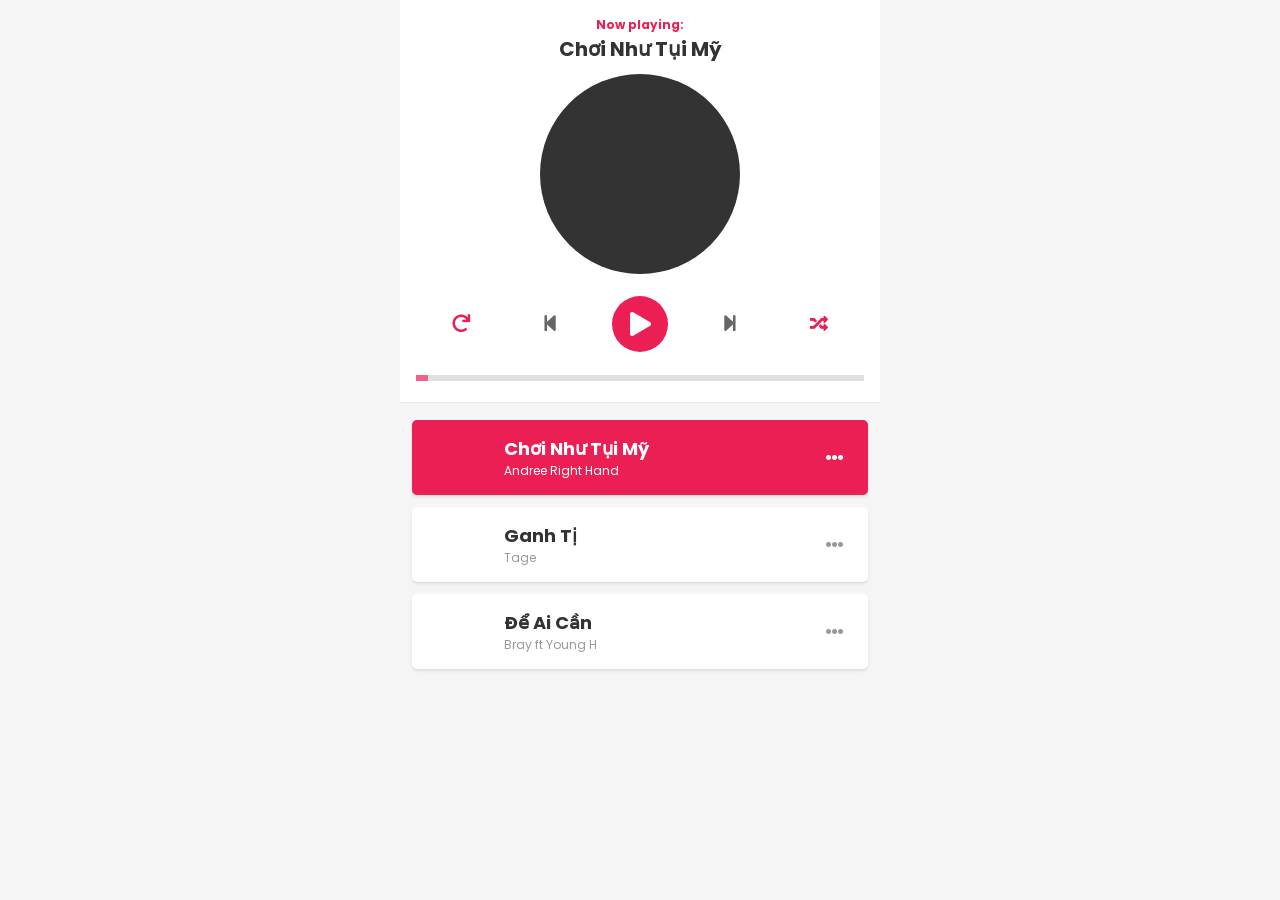
<file: Music-streaming-website/index.html>
<!DOCTYPE html>
<html lang="en">
    <head>
        <meta charset="UTF-8" />
        <meta http-equiv="X-UA-Compatible" content="IE=edge" />

        <!-- Tab UI -->
        <!-- <meta name="viewport" content="width=device-width, initial-scale=1.0" />
        <title>Document</title>
        <link rel="preconnect" href="https://fonts.gstatic.com" />
        <link
            rel="stylesheet"
            href="https://cdnjs.cloudflare.com/ajax/libs/font-awesome/5.15.2/css/all.min.css"
            integrity="sha512-HK5fgLBL+xu6dm/Ii3z4xhlSUyZgTT9tuc/hSrtw6uzJOvgRr2a9jyxxT1ely+B+xFAmJKVSTbpM/CuL7qxO8w=="
            crossorigin="anonymous"
        />
        <link
            href="https://fonts.googleapis.com/css2?family=Poppins:wght@300;400;500;600&display=swap"
            rel="stylesheet"
        /> -->
        <!-- Tab UI -->

        <meta name="viewport" content="width=device-width, initial-scale=1.0" />
        <title>Music player</title>
        <link
            rel="stylesheet"
            href="https://cdnjs.cloudflare.com/ajax/libs/font-awesome/5.15.2/css/all.min.css"
            integrity="sha512-HK5fgLBL+xu6dm/Ii3z4xhlSUyZgTT9tuc/hSrtw6uzJOvgRr2a9jyxxT1ely+B+xFAmJKVSTbpM/CuL7qxO8w=="
            crossorigin="anonymous"
        />
        <link rel="preconnect" href="https://fonts.gstatic.com" />
        <link
            href="https://fonts.googleapis.com/css2?family=Poppins:wght@300;400;600&display=swap"
            rel="stylesheet"
        />

        <link rel="stylesheet" type="text/css" href="style.css" />
    </head>
    <body>
        <div class="player">
            <!-- Dashboard -->
            <div class="dashboard">
                <!-- Header -->
                <header>
                    <h4>Now playing:</h4>
                    <h2>String 57th & 9th</h2>
                </header>

                <!-- CD -->
                <div class="cd">
                    <div
                        class="cd-thumb"
                        style="
                            background-image: url('https://i.ytimg.com/vi/jTLhQf5KJSc/maxresdefault.jpg');
                        "
                    ></div>
                </div>

                <!-- Control -->
                <div class="control">
                    <div class="btn btn-repeat">
                        <i class="fas fa-redo"></i>
                    </div>
                    <div class="btn btn-prev">
                        <i class="fas fa-step-backward"></i>
                    </div>
                    <div class="btn btn-toggle-play">
                        <i class="fas fa-pause icon-pause"></i>
                        <i class="fas fa-play icon-play"></i>
                    </div>
                    <div class="btn btn-next">
                        <i class="fas fa-step-forward"></i>
                    </div>
                    <div class="btn btn-random">
                        <i class="fas fa-random"></i>
                    </div>
                </div>

                <input
                    id="progress"
                    class="progress"
                    type="range"
                    value="0"
                    step="1"
                    min="0"
                    max="100"
                />

                <audio id="audio" src=""></audio>
            </div>

            <!-- Playlist -->
            <div class="playlist"></div>
        </div>

        <!-- Tab UI -->
        <!-- <div> -->
        <!-- Tab UI -->
        <!-- Tab items -->
        <!-- <div class="tabs">
                <div class="tab-item active">
                    <i class="tab-icon fas fa-code"></i>
                    React
                </div>
                <div class="tab-item">
                    <i class="tab-icon fas fa-cog"></i>
                    Angular
                </div>
                <div class="tab-item">
                    <i class="tab-icon fas fa-plus-circle"></i>
                    Ember
                </div>
                <div class="tab-item">
                    <i class="tab-icon fas fa-pen-nib"></i>
                    Vue.JS
                </div>
                <div class="line"></div>
            </div> -->

        <!-- Tab content -->
        <!-- <div class="tab-content">
                <div class="tab-pane active">
                    <h2>React</h2>
                    <p>
                        React makes it painless to create interactive UIs.
                        Design simple views for each state in your application,
                        and React will efficiently update and render just the
                        right components when your data changes.
                    </p>
                </div>
                <div class="tab-pane">
                    <h2>Angular</h2>
                    <p>
                        Angular is an application design framework and
                        development platform for creating efficient and
                        sophisticated single-page apps.
                    </p>
                </div>
                <div class="tab-pane">
                    <h2>Ember</h2>
                    <p>
                        Ember.js is a productive, battle-tested JavaScript
                        framework for building modern web applications. It
                        includes everything you need to build rich UIs that work
                        on any device.
                    </p>
                </div>
                <div class="tab-pane">
                    <h2>Vue.js</h2>
                    <p>
                        Vue (pronounced /vjuː/, like view) is a progressive
                        framework for building user interfaces. Unlike other
                        monolithic frameworks, Vue is designed from the ground
                        up to be incrementally adoptable.
                    </p>
                </div>
            </div> -->
        <!-- </div> -->
        <!-- Tab UI -->
        <script src="./main.js"></script>
    </body>
</html>
</file>
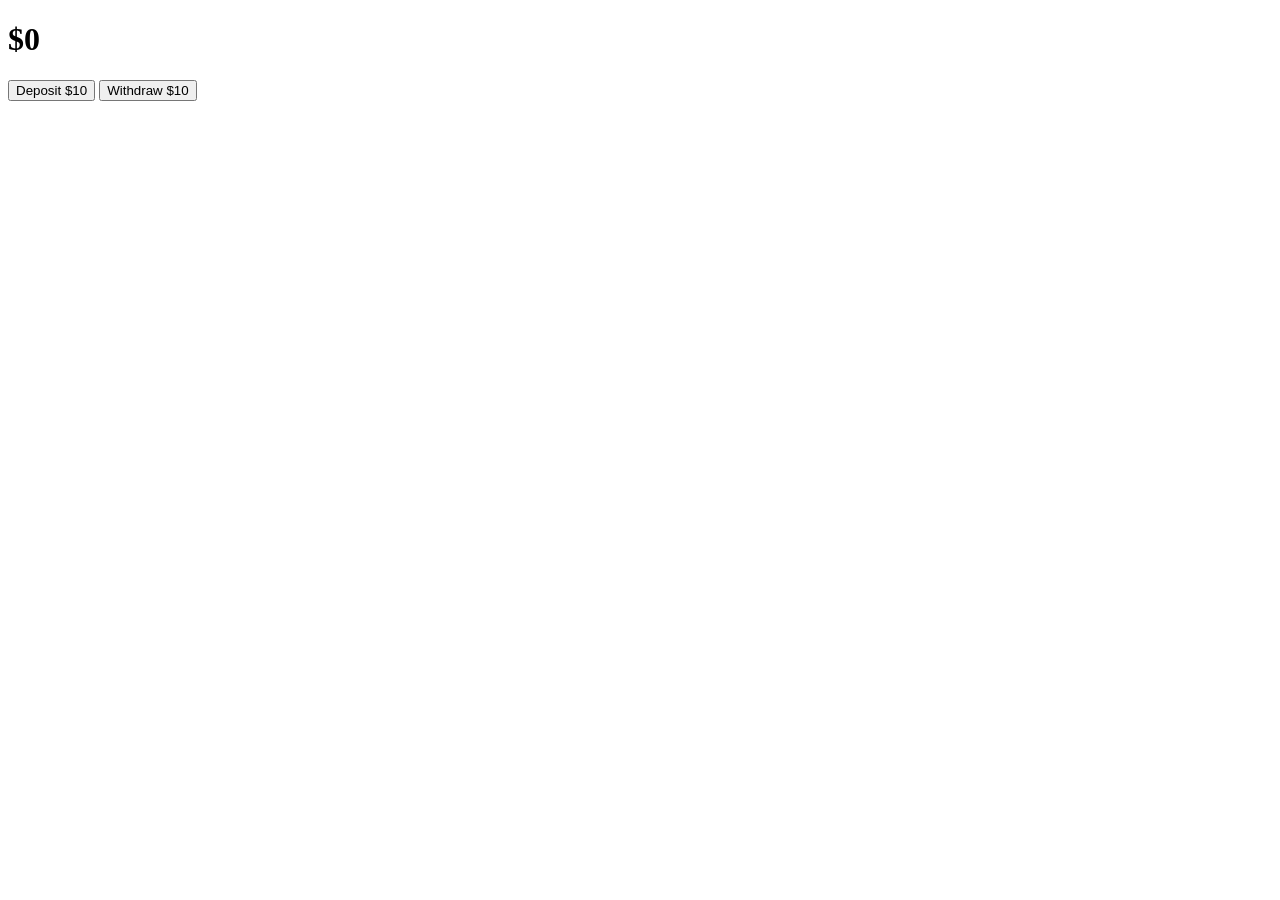
<file: redux/index.html>
<!DOCTYPE html>
<html lang="en">
    <head>
        <meta charset="UTF-8" />
        <meta http-equiv="X-UA-Compatible" content="IE=edge" />
        <title>Redux</title>
    </head>
    <body>
        <h1 id="output"></h1>
        <button id="deposit">Deposit $10</button>
        <button id="withdraw">Withdraw $10</button>
        <script type="module" src="./main.js"></script>
    </body>
</html>
</file>
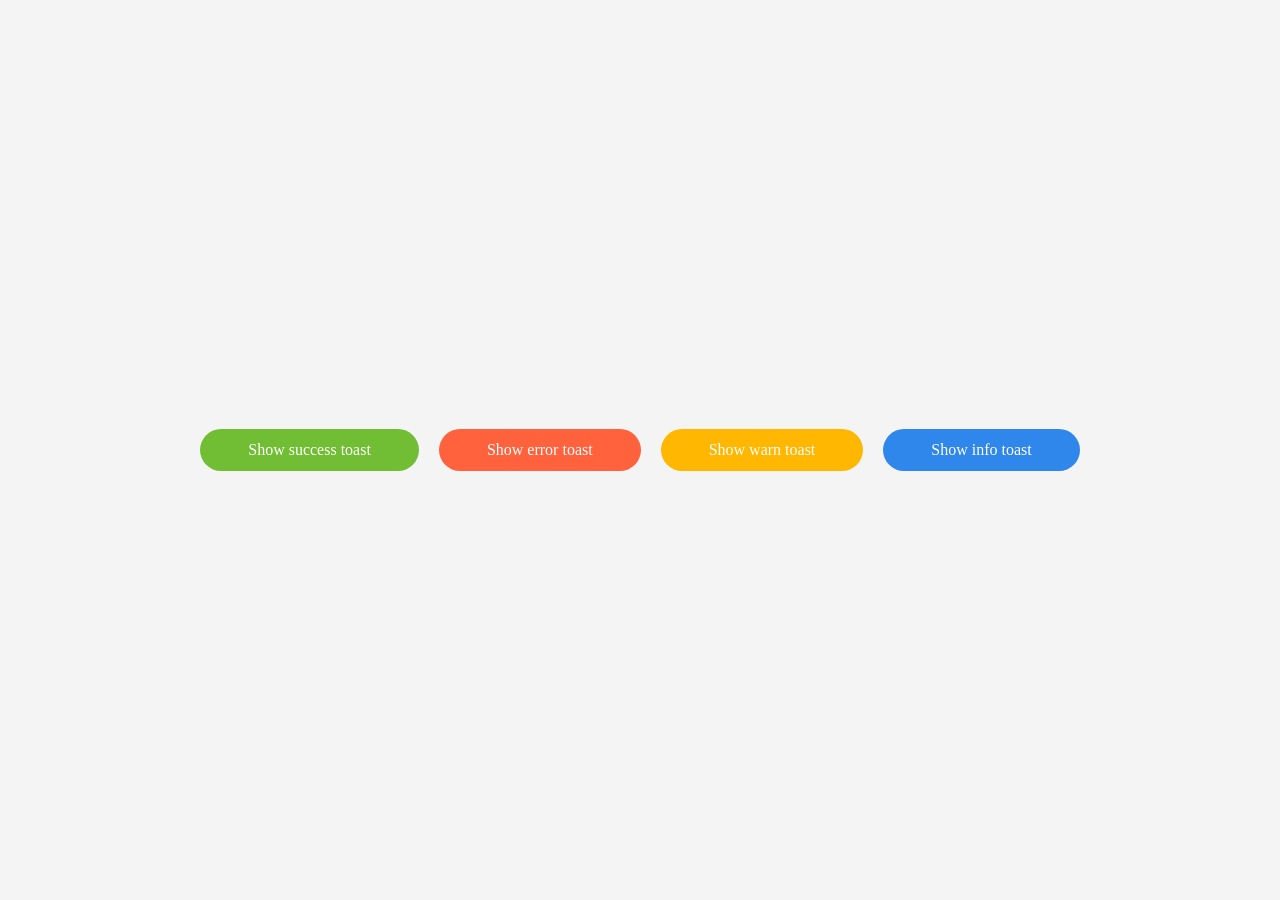
<file: toastMessage/index.html>
<!DOCTYPE html>
<html lang="en">
    <head>
        <meta charset="UTF-8" />
        <meta http-equiv="X-UA-Compatible" content="IE=edge" />
        <title>Toast Message</title>
        <link
            rel="stylesheet"
            href="https://cdnjs.cloudflare.com/ajax/libs/font-awesome/5.15.1/css/all.min.css"
            integrity="sha512-+4zCK9k+qNFUR5X+cKL9EIR+ZOhtIloNl9GIKS57V1MyNsYpYcUrUeQc9vNfzsWfV28IaLL3i96P9sdNyeRssA=="
            crossorigin="anonymous"
        />

        <link rel="stylesheet" type="text/css" href="./style.css" />
    </head>
    <body>
        <div id="toast"></div>

        <div>
            <div class="btn btn--success">Show success toast</div>
            <div class="btn btn--danger">Show error toast</div>
            <div class="btn btn--warn">Show warn toast</div>
            <div class="btn btn--info">Show info toast</div>
        </div>
        <script src="./main.js"></script>
    </body>
</html>
</file>
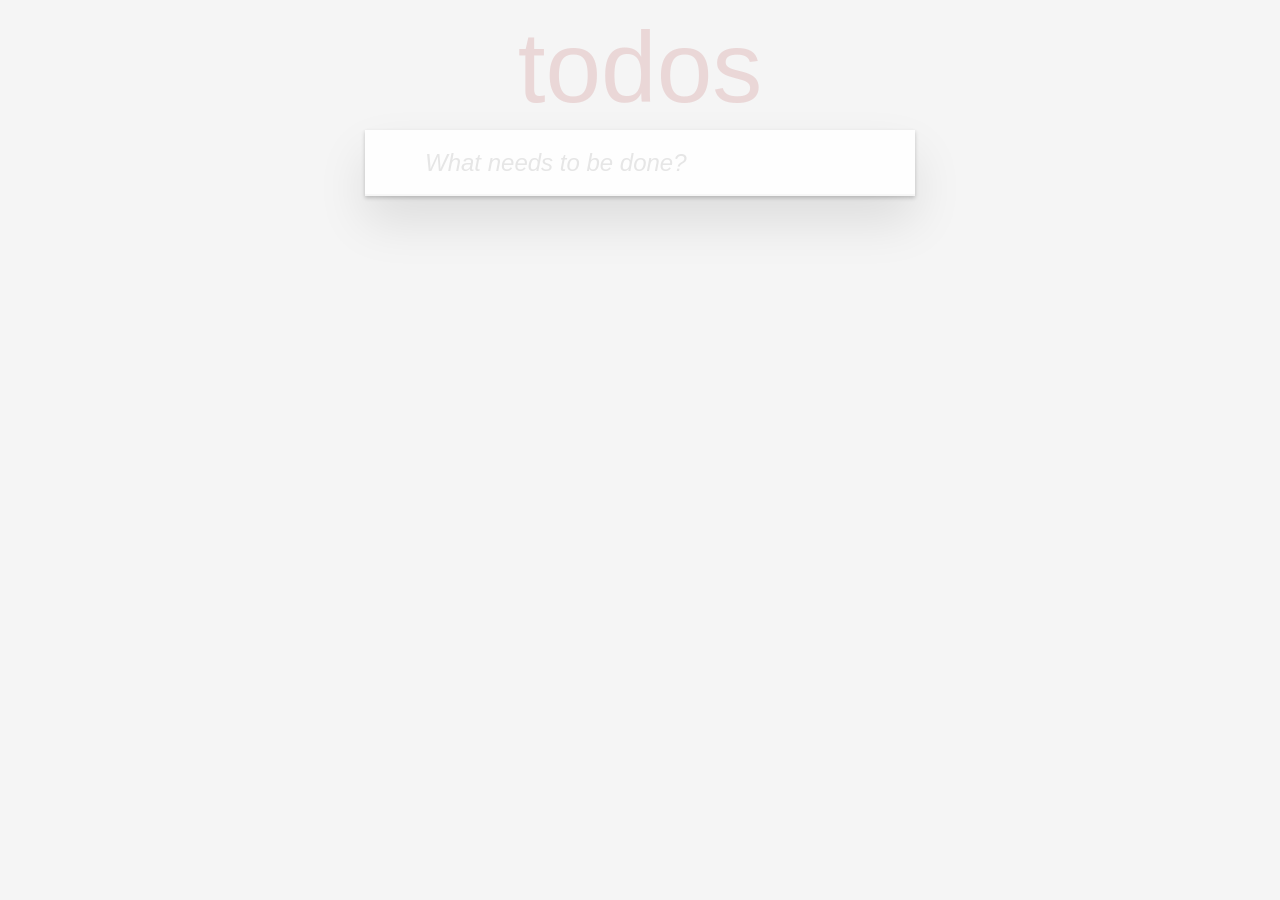
<file: todoList/index.html>
<!DOCTYPE html>
<html lang="en">
    <head>
        <meta charset="utf-8" />
        <meta name="viewport" content="width=device-width, initial-scale=1" />
        <title>Template • TodoMVC</title>
        <link rel="stylesheet" href="./css/base.css" />
        <link rel="stylesheet" href="./css/style.css" />
    </head>
    <body>
        <div id="root"></div>
        <script type="module" src="./js/main.js"></script>
    </body>
</html>
</file>
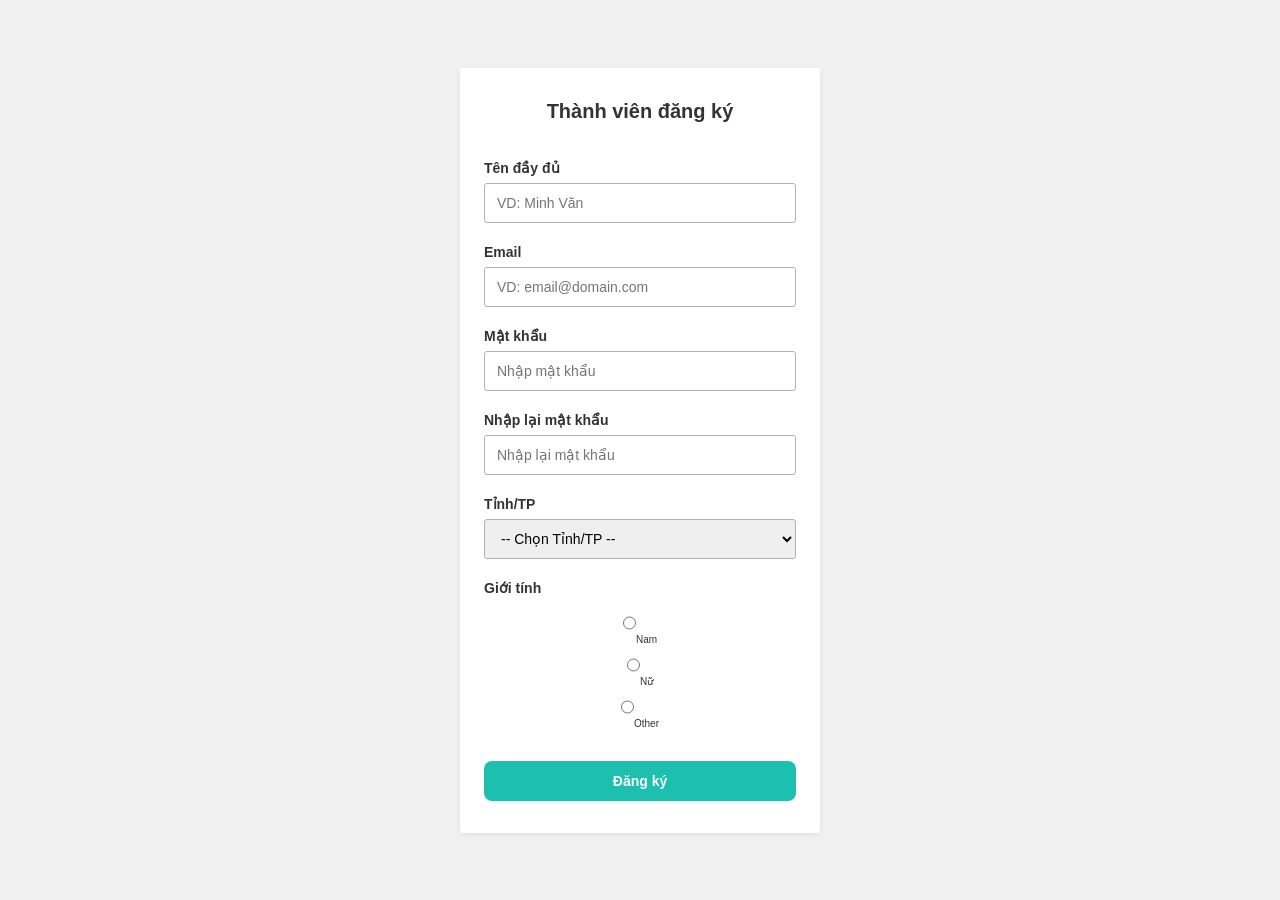
<file: validate_form/index.html>
<!DOCTYPE html>
<html lang="en">
    <head>
        <meta charset="UTF-8" />
        <meta http-equiv="X-UA-Compatible" content="IE=edge" />
        <title>Form</title>

        <link rel="stylesheet" type="text/css" href="./style.css" />
    </head>
    <body>
        <div class="main">
            <form action="" method="POST" class="form" id="form-1">
                <h3 class="heading">Thành viên đăng ký</h3>
                <!-- <p class="desc">Cùng nhau học lập trình miễn phí tại F8 ❤️</p> -->

                <div class="spacer"></div>

                <div class="form-group">
                    <label for="fullname" class="form-label">Tên đầy đủ</label>
                    <input
                        id="fullname"
                        name="fullname"
                        type="text"
                        placeholder="VD: Minh Văn"
                        class="form-control"
                    />
                    <span class="form-message"></span>
                </div>

                <div class="form-group">
                    <label for="email" class="form-label">Email</label>
                    <input
                        id="email"
                        name="email"
                        type="text"
                        placeholder="VD: email@domain.com"
                        class="form-control"
                    />
                    <span class="form-message"></span>
                </div>

                <div class="form-group">
                    <label for="password" class="form-label">Mật khẩu</label>
                    <input
                        id="password"
                        name="password"
                        type="password"
                        placeholder="Nhập mật khẩu"
                        class="form-control"
                    />
                    <span class="form-message"></span>
                </div>

                <div class="form-group">
                    <label for="password_confirmation" class="form-label"
                        >Nhập lại mật khẩu</label
                    >
                    <input
                        id="password_confirmation"
                        name="password_confirmation"
                        placeholder="Nhập lại mật khẩu"
                        type="password"
                        class="form-control"
                    />
                    <span class="form-message"></span>
                </div>

                <div class="form-group">
                    <label for="province" class="form-label">Tỉnh/TP</label>
                    <select id="province" name="province" class="form-control">
                        <option value="">-- Chọn Tỉnh/TP --</option>
                        <option value="hni">Hà Nội</option>
                        <option value="hpg">Hải Phòng</option>
                    </select>
                    <span class="form-message"></span>
                </div>

                <div class="form-group">
                    <label for="gender" class="form-label">Giới tính</label>
                    <div>
                        <input
                            name="gender"
                            type="radio"
                            value="male"
                            class="form-control"
                        />Nam
                    </div>
                    <div>
                        <input
                            name="gender"
                            type="radio"
                            value="female"
                            class="form-control"
                        />Nữ
                    </div>
                    <div>
                        <input
                            name="gender"
                            type="radio"
                            value="female"
                            class="form-control"
                        />Other
                    </div>
                    <span class="form-message"></span>
                </div>

                <button class="form-submit">Đăng ký</button>
            </form>
        </div>
        <script src="./main.js"></script>
        <script>
            Validator({
                form: '#form-1',
                formGroupSelector: '.form-group',
                errorSelector: '.form-message',
                rules: [
                    Validator.isRequired('#fullname'),
                    Validator.isRequired('#email'),
                    Validator.isEmail('#email'),
                    Validator.minLength('#password', 6),
                    Validator.isRequired('#password_confirmation'),
                    Validator.isConfirmed(
                        '#password_confirmation',
                        function () {
                            return document.querySelector('#form-1 #password')
                                .value;
                        },
                        'Mật khẩu nhập lại không chính xác'
                    ),
                    Validator.isRequired('input[name="gender"]'),
                ],
                onSubmit: function (data) {
                    console.log(data);
                },
            });
        </script>
    </body>
</html>
</file>
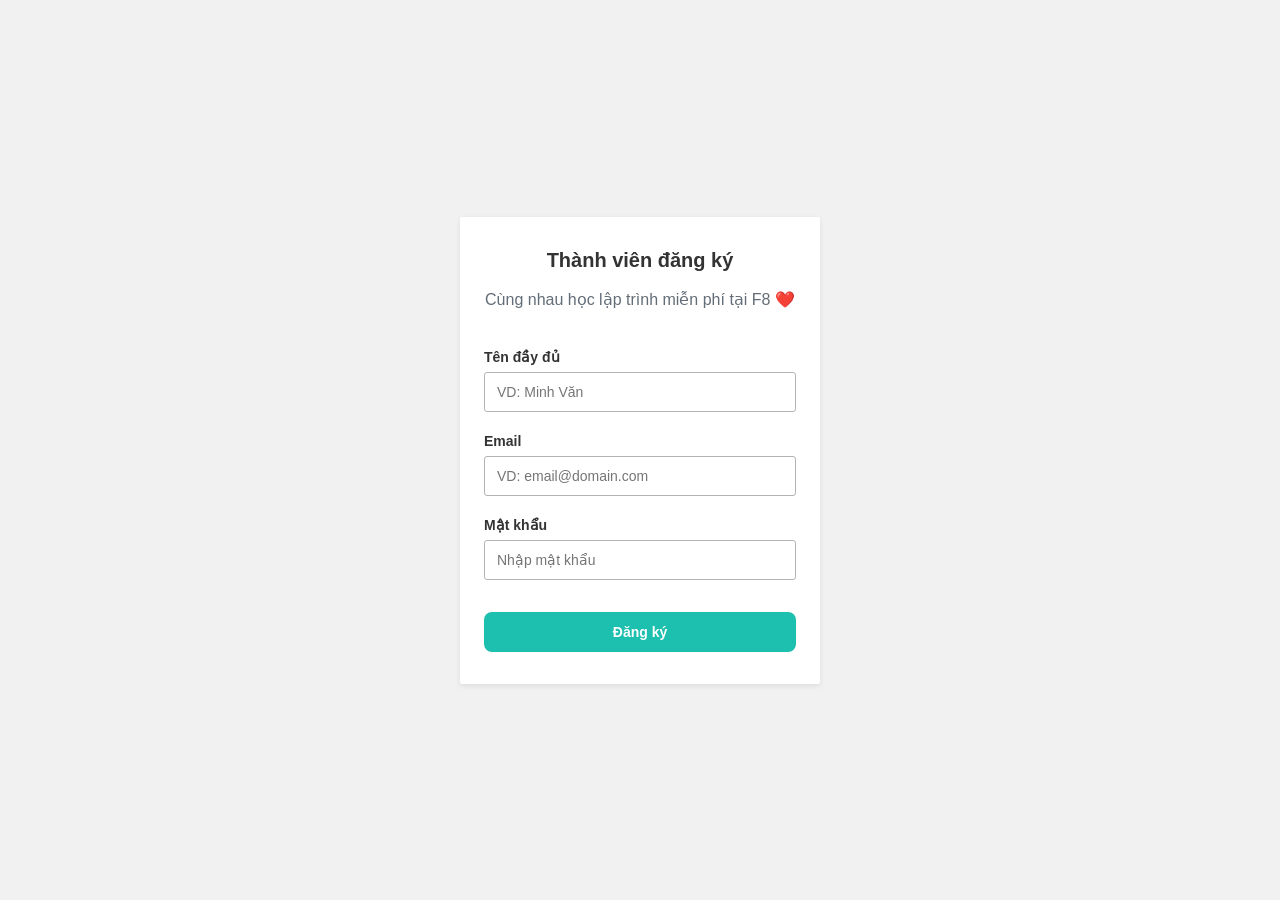
<file: validate_form2/index.html>
<!DOCTYPE html>
<html lang="en">
    <head>
        <meta charset="UTF-8" />
        <meta http-equiv="X-UA-Compatible" content="IE=edge" />
        <title>Form</title>

        <link rel="stylesheet" type="text/css" href="./style.css" />
    </head>
    <body>
        <div class="main">
            <form action="" method="POST" class="form" id="form-1">
                <h3 class="heading">Thành viên đăng ký</h3>
                <p class="desc">Cùng nhau học lập trình miễn phí tại F8 ❤️</p>

                <div class="spacer"></div>

                <div class="form-group">
                    <label for="fullname" class="form-label">Tên đầy đủ</label>
                    <input
                        id="fullname"
                        name="fullname"
                        rules="required"
                        type="text"
                        placeholder="VD: Minh Văn"
                        class="form-control"
                    />
                    <span class="form-message"></span>
                </div>

                <div class="form-group">
                    <label for="email" class="form-label">Email</label>
                    <input
                        id="email"
                        name="email"
                        rules="required|email"
                        type="text"
                        placeholder="VD: email@domain.com"
                        class="form-control"
                    />
                    <span class="form-message"></span>
                </div>

                <div class="form-group">
                    <label for="password" class="form-label">Mật khẩu</label>
                    <input
                        id="password"
                        name="password"
                        rules="required|min:6"
                        type="password"
                        placeholder="Nhập mật khẩu"
                        class="form-control"
                    />
                    <span class="form-message"></span>
                </div>

                <button class="form-submit">Đăng ký</button>
            </form>
        </div>
        <script src="./main.js"></script>
        <script>
            const form = new Validator('#form-1');

            form.onSubmit = function (formData) {
                console.log(formData);
            };
        </script>
    </body>
</html>
</file>
<file: Music-streaming-website/style.css>
/** ------ Tab UI ------ */
/* * {
    padding: 0;
    margin: 0;
    box-sizing: border-box;
}
body {
    display: flex;
    font-family: 'Poppins', sans-serif;
}
body > div {
    margin: 5% auto 0;
    max-width: 720px;
}
.tabs {
    display: flex;
    position: relative;
}
.tabs .line {
    position: absolute;
    left: 0;
    bottom: 0;
    width: 0;
    height: 6px;
    border-radius: 15px;
    background-color: #c23564;
    transition: all 0.2s ease;
}
.tab-item {
    min-width: 80px;
    padding: 16px 20px 11px 20px;
    font-size: 20px;
    text-align: center;
    color: #c23564;
    background-color: #fff;
    border-top-left-radius: 5px;
    border-top-right-radius: 5px;
    border-bottom: 5px solid transparent;
    opacity: 0.6;
    cursor: pointer;
    transition: all 0.5s ease;
}
.tab-icon {
    font-size: 24px;
    width: 32px;
    position: relative;
    top: 2px;
}
.tab-item:hover {
    opacity: 1;
    background-color: rgba(194, 53, 100, 0.05);
    border-color: rgba(194, 53, 100, 0.1);
}
.tab-item.active {
    opacity: 1;
}
.tab-content {
    padding: 28px 0;
}
.tab-pane {
    color: #333;
    display: none;
}
.tab-pane.active {
    display: block;
}
.tab-pane h2 {
    font-size: 24px;
    margin-bottom: 8px;
} */
/** ------ Tab UI ------ */

:root {
    --primary-color: #ec1f55;
    --text-color: #333;
}

* {
    padding: 0;
    margin: 0;
    box-sizing: inherit;
}

body {
    background-color: #f5f5f5;
}

html {
    box-sizing: border-box;
    font-family: 'Poppins', sans-serif;
}

.player {
    position: relative;
    max-width: 480px;
    margin: 0 auto;
}

.player .icon-pause {
    display: none;
}

.player.playing .icon-pause {
    display: inline-block;
}

.player.playing .icon-play {
    display: none;
}

.dashboard {
    padding: 16px 16px 14px;
    background-color: #fff;
    position: fixed;
    top: 0;
    width: 100%;
    max-width: 480px;
    border-bottom: 1px solid #ebebeb;
}

/* HEADER */
header {
    text-align: center;
    margin-bottom: 10px;
}

header h4 {
    color: var(--primary-color);
    font-size: 12px;
}

header h2 {
    color: var(--text-color);
    font-size: 20px;
}

/* CD */
.cd {
    display: flex;
    margin: auto;
    width: 200px;
}

.cd-thumb {
    width: 100%;
    padding-top: 100%;
    border-radius: 50%;
    background-color: #333;
    background-size: cover;
    margin: auto;
}

/* CONTROL */
.control {
    display: flex;
    align-items: center;
    justify-content: space-around;
    padding: 18px 0 8px 0;
}

.control .btn {
    color: #666;
    padding: 18px;
    font-size: 18px;
}

.control .btn.active {
    color: var(--primary-color);
}

.control .btn-toggle-play {
    width: 56px;
    height: 56px;
    border-radius: 50%;
    font-size: 24px;
    color: #fff;
    display: flex;
    align-items: center;
    justify-content: center;
    background-color: var(--primary-color);
}

.progress {
    width: 100%;
    -webkit-appearance: none;
    height: 6px;
    background: #d3d3d3;
    outline: none;
    opacity: 0.7;
    -webkit-transition: 0.2s;
    transition: opacity 0.2s;
}

.progress::-webkit-slider-thumb {
    -webkit-appearance: none;
    appearance: none;
    width: 12px;
    height: 6px;
    background-color: var(--primary-color);
    cursor: pointer;
}

/* PLAYLIST */
.playlist {
    margin-top: 408px;
    padding: 12px;
}

.song {
    display: flex;
    align-items: center;
    margin-bottom: 12px;
    background-color: #fff;
    padding: 8px 16px;
    border-radius: 5px;
    box-shadow: 0 2px 3px rgba(0, 0, 0, 0.1);
}

.song.active {
    background-color: var(--primary-color);
}

.song:active {
    opacity: 0.8;
}

.song.active .option,
.song.active .author,
.song.active .title {
    color: #fff;
}

.song .thumb {
    width: 44px;
    height: 44px;
    border-radius: 50%;
    background-size: cover;
    margin: 0 8px;
}

.song .body {
    flex: 1;
    padding: 0 16px;
}

.song .title {
    font-size: 18px;
    color: var(--text-color);
}

.song .author {
    font-size: 12px;
    color: #999;
}

.song .option {
    padding: 16px 8px;
    color: #999;
    font-size: 18px;
}
</file>
<file: toastMessage/style.css>
* {
    padding: 0;
    margin: 0;
    box-sizing: border-box;
}

body {
    height: 100vh;
    display: flex;
    flex-direction: column;
    font-family: 'Helvetica Neue';
    background-color: #f4f4f5;
}

body > div {
    margin: auto;
}

/* ======= Buttons ======== */

/* Block */
.btn {
    display: inline-block;
    text-decoration: none;
    background-color: transparent;
    border: none;
    outline: none;
    color: #fff;
    padding: 12px 48px;
    border-radius: 50px;
    cursor: pointer;
    min-width: 120px;
    transition: opacity 0.2s ease;
}

/* Modifier */
.btn--size-l {
    padding: 16px 56px;
}

.btn--size-s {
    padding: 8px 32px;
}

.btn:hover {
    opacity: 0.8;
}

.btn + .btn {
    margin-left: 16px;
}

.btn--success {
    background-color: #71be34;
}

.btn--warn {
    background-color: #ffb702;
}

.btn--danger {
    background-color: #ff623d;
}

.btn--info {
    background-color: #2f86eb;
}

.btn--disabled {
    opacity: 0.5 !important;
    cursor: default;
}

/* ======= Toast message ======== */

#toast {
    position: fixed;
    top: 32px;
    right: 32px;
    z-index: 999999;
}

.toast {
    display: flex;
    align-items: center;
    background-color: #fff;
    border-radius: 2px;
    padding: 20px 0;
    min-width: 400px;
    max-width: 450px;
    border-left: 4px solid;
    box-shadow: 0 5px 8px rgba(0, 0, 0, 0.08);
    transition: all linear 0.3s;
}

@keyframes slideInLeft {
    from {
        opacity: 0;
        transform: translateX(calc(100% + 32px));
    }
    to {
        opacity: 1;
        transform: translateX(0);
    }
}

@keyframes fadeOut {
    to {
        opacity: 0;
    }
}

.toast--success {
    border-color: #47d864;
}

.toast--success .toast__icon {
    color: #47d864;
}

.toast--info {
    border-color: #2f86eb;
}

.toast--info .toast__icon {
    color: #2f86eb;
}

.toast--warning {
    border-color: #ffc021;
}

.toast--warning .toast__icon {
    color: #ffc021;
}

.toast--error {
    border-color: #ff623d;
}

.toast--error .toast__icon {
    color: #ff623d;
}

.toast + .toast {
    margin-top: 24px;
}

.toast__icon {
    font-size: 24px;
}

.toast__icon,
.toast__close {
    padding: 0 16px;
}

.toast__body {
    flex-grow: 1;
}

.toast__title {
    font-size: 16px;
    font-weight: 600;
    color: #333;
}

.toast__msg {
    font-size: 14px;
    color: #888;
    margin-top: 6px;
    line-height: 1.5;
}

.toast__close {
    font-size: 20px;
    color: rgba(0, 0, 0, 0.3);
    cursor: pointer;
}
</file>
<file: todoList/css/base.css>
hr {
    margin: 20px 0;
    border: 0;
    border-top: 1px dashed #c5c5c5;
    border-bottom: 1px dashed #f7f7f7;
}

.learn a {
    font-weight: normal;
    text-decoration: none;
    color: #b83f45;
}

.learn a:hover {
    text-decoration: underline;
    color: #787e7e;
}

.learn h3,
.learn h4,
.learn h5 {
    margin: 10px 0;
    font-weight: 500;
    line-height: 1.2;
    color: #000;
}

.learn h3 {
    font-size: 24px;
}

.learn h4 {
    font-size: 18px;
}

.learn h5 {
    margin-bottom: 0;
    font-size: 14px;
}

.learn ul {
    padding: 0;
    margin: 0 0 30px 25px;
}

.learn li {
    line-height: 20px;
}

.learn p {
    font-size: 15px;
    font-weight: 300;
    line-height: 1.3;
    margin-top: 0;
    margin-bottom: 0;
}

#issue-count {
    display: none;
}

.quote {
    border: none;
    margin: 20px 0 60px 0;
}

.quote p {
    font-style: italic;
}

.quote p:before {
    content: '“';
    font-size: 50px;
    opacity: 0.15;
    position: absolute;
    top: -20px;
    left: 3px;
}

.quote p:after {
    content: '”';
    font-size: 50px;
    opacity: 0.15;
    position: absolute;
    bottom: -42px;
    right: 3px;
}

.quote footer {
    position: absolute;
    bottom: -40px;
    right: 0;
}

.quote footer img {
    border-radius: 3px;
}

.quote footer a {
    margin-left: 5px;
    vertical-align: middle;
}

.speech-bubble {
    position: relative;
    padding: 10px;
    background: rgba(0, 0, 0, 0.04);
    border-radius: 5px;
}

.speech-bubble:after {
    content: '';
    position: absolute;
    top: 100%;
    right: 30px;
    border: 13px solid transparent;
    border-top-color: rgba(0, 0, 0, 0.04);
}

.learn-bar > .learn {
    position: absolute;
    width: 272px;
    top: 8px;
    left: -300px;
    padding: 10px;
    border-radius: 5px;
    background-color: rgba(255, 255, 255, 0.6);
    transition-property: left;
    transition-duration: 500ms;
}

@media (min-width: 899px) {
    .learn-bar {
        width: auto;
        padding-left: 300px;
    }

    .learn-bar > .learn {
        left: 8px;
    }
}
</file>
<file: todoList/css/style.css>
html,
body {
    margin: 0;
    padding: 0;
}

button {
    margin: 0;
    padding: 0;
    border: 0;
    background: none;
    font-size: 100%;
    vertical-align: baseline;
    font-family: inherit;
    font-weight: inherit;
    color: inherit;
    -webkit-appearance: none;
    appearance: none;
    -webkit-font-smoothing: antialiased;
    -moz-osx-font-smoothing: grayscale;
}

body {
    font: 14px 'Helvetica Neue', Helvetica, Arial, sans-serif;
    line-height: 1.4em;
    background: #f5f5f5;
    color: #4d4d4d;
    min-width: 230px;
    max-width: 550px;
    margin: 0 auto;
    -webkit-font-smoothing: antialiased;
    -moz-osx-font-smoothing: grayscale;
    font-weight: 300;
}

:focus {
    outline: 0;
}

.hidden {
    display: none;
}

.todoapp {
    background: #fff;
    margin: 130px 0 40px 0;
    position: relative;
    box-shadow: 0 2px 4px 0 rgba(0, 0, 0, 0.2), 0 25px 50px 0 rgba(0, 0, 0, 0.1);
}

.todoapp input::-webkit-input-placeholder {
    font-style: italic;
    font-weight: 300;
    color: #e6e6e6;
}

.todoapp input::-moz-placeholder {
    font-style: italic;
    font-weight: 300;
    color: #e6e6e6;
}

.todoapp input::input-placeholder {
    font-style: italic;
    font-weight: 300;
    color: #e6e6e6;
}

.todoapp h1 {
    position: absolute;
    top: -155px;
    width: 100%;
    font-size: 100px;
    font-weight: 100;
    text-align: center;
    color: rgba(175, 47, 47, 0.15);
    -webkit-text-rendering: optimizeLegibility;
    -moz-text-rendering: optimizeLegibility;
    text-rendering: optimizeLegibility;
}

.new-todo,
.edit {
    position: relative;
    margin: 0;
    width: 100%;
    font-size: 24px;
    font-family: inherit;
    font-weight: inherit;
    line-height: 1.4em;
    border: 0;
    color: inherit;
    padding: 6px;
    border: 1px solid #999;
    box-shadow: inset 0 -1px 5px 0 rgba(0, 0, 0, 0.2);
    box-sizing: border-box;
    -webkit-font-smoothing: antialiased;
    -moz-osx-font-smoothing: grayscale;
}

.new-todo {
    padding: 16px 16px 16px 60px;
    border: none;
    background: rgba(0, 0, 0, 0.003);
    box-shadow: inset 0 -2px 1px rgba(0, 0, 0, 0.03);
}

.main {
    position: relative;
    z-index: 2;
    border-top: 1px solid #e6e6e6;
}

.toggle-all {
    width: 1px;
    height: 1px;
    border: none; /* Mobile Safari */
    opacity: 0;
    position: absolute;
    right: 100%;
    bottom: 100%;
}

.toggle-all + label {
    width: 60px;
    height: 34px;
    font-size: 0;
    position: absolute;
    top: -52px;
    left: -13px;
    -webkit-transform: rotate(90deg);
    transform: rotate(90deg);
}

.toggle-all + label:before {
    content: '❯';
    font-size: 22px;
    color: #e6e6e6;
    padding: 10px 27px 10px 27px;
}

.toggle-all:checked + label:before {
    color: #737373;
}

.todo-list {
    margin: 0;
    padding: 0;
    list-style: none;
}

.todo-list li {
    position: relative;
    font-size: 24px;
    border-bottom: 1px solid #ededed;
}

.todo-list li:last-child {
    border-bottom: none;
}

.todo-list li.editing {
    border-bottom: none;
    padding: 0;
}

.todo-list li.editing .edit {
    display: block;
    width: 506px;
    padding: 12px 16px;
    margin: 0 0 0 43px;
}

.todo-list li.editing .view {
    display: none;
}

.todo-list li .toggle {
    text-align: center;
    width: 40px;
    /* auto, since non-WebKit browsers doesn't support input styling */
    height: auto;
    position: absolute;
    top: 0;
    bottom: 0;
    margin: auto 0;
    border: none; /* Mobile Safari */
    -webkit-appearance: none;
    appearance: none;
}

.todo-list li .toggle {
    opacity: 0;
}

.todo-list li .toggle + label {
    /*
		Firefox requires `#` to be escaped - https://bugzilla.mozilla.org/show_bug.cgi?id=922433
		IE and Edge requires *everything* to be escaped to render, so we do that instead of just the `#` - https://developer.microsoft.com/en-us/microsoft-edge/platform/issues/7157459/
	*/
    background-image: url('data:image/svg+xml;utf8,%3Csvg%20xmlns%3D%22http%3A//www.w3.org/2000/svg%22%20width%3D%2240%22%20height%3D%2240%22%20viewBox%3D%22-10%20-18%20100%20135%22%3E%3Ccircle%20cx%3D%2250%22%20cy%3D%2250%22%20r%3D%2250%22%20fill%3D%22none%22%20stroke%3D%22%23ededed%22%20stroke-width%3D%223%22/%3E%3C/svg%3E');
    background-repeat: no-repeat;
    background-position: center left;
}

.todo-list li .toggle:checked + label {
    background-image: url('data:image/svg+xml;utf8,%3Csvg%20xmlns%3D%22http%3A//www.w3.org/2000/svg%22%20width%3D%2240%22%20height%3D%2240%22%20viewBox%3D%22-10%20-18%20100%20135%22%3E%3Ccircle%20cx%3D%2250%22%20cy%3D%2250%22%20r%3D%2250%22%20fill%3D%22none%22%20stroke%3D%22%23bddad5%22%20stroke-width%3D%223%22/%3E%3Cpath%20fill%3D%22%235dc2af%22%20d%3D%22M72%2025L42%2071%2027%2056l-4%204%2020%2020%2034-52z%22/%3E%3C/svg%3E');
}

.todo-list li label {
    word-break: break-all;
    padding: 15px 15px 15px 60px;
    display: block;
    line-height: 1.2;
    transition: color 0.4s;
}

.todo-list li.completed label {
    color: #d9d9d9;
    text-decoration: line-through;
}

.todo-list li .destroy {
    display: none;
    position: absolute;
    top: 0;
    right: 10px;
    bottom: 0;
    width: 40px;
    height: 40px;
    margin: auto 0;
    font-size: 30px;
    color: #cc9a9a;
    margin-bottom: 11px;
    transition: color 0.2s ease-out;
}

.todo-list li .destroy:hover {
    color: #af5b5e;
}

.todo-list li .destroy:after {
    content: '×';
}

.todo-list li:hover .destroy {
    display: block;
}

.todo-list li .edit {
    display: none;
}

.todo-list li.editing:last-child {
    margin-bottom: -1px;
}

.footer {
    color: #777;
    padding: 10px 15px;
    height: 20px;
    text-align: center;
    border-top: 1px solid #e6e6e6;
}

.footer:before {
    content: '';
    position: absolute;
    right: 0;
    bottom: 0;
    left: 0;
    height: 50px;
    overflow: hidden;
    box-shadow: 0 1px 1px rgba(0, 0, 0, 0.2), 0 8px 0 -3px #f6f6f6,
        0 9px 1px -3px rgba(0, 0, 0, 0.2), 0 16px 0 -6px #f6f6f6,
        0 17px 2px -6px rgba(0, 0, 0, 0.2);
}

.todo-count {
    float: left;
    text-align: left;
}

.todo-count strong {
    font-weight: 300;
}

.filters {
    margin: 0;
    padding: 0;
    list-style: none;
    position: absolute;
    right: 0;
    left: 0;
}

.filters li {
    display: inline;
}

.filters li a {
    color: inherit;
    margin: 3px;
    padding: 3px 7px;
    text-decoration: none;
    border: 1px solid transparent;
    border-radius: 3px;
}

.filters li a:hover {
    border-color: rgba(175, 47, 47, 0.1);
}

.filters li a.selected {
    border-color: rgba(175, 47, 47, 0.2);
}

.clear-completed,
html .clear-completed:active {
    float: right;
    position: relative;
    line-height: 20px;
    text-decoration: none;
    cursor: pointer;
}

.clear-completed:hover {
    text-decoration: underline;
}

.info {
    margin: 65px auto 0;
    color: #bfbfbf;
    font-size: 10px;
    text-shadow: 0 1px 0 rgba(255, 255, 255, 0.5);
    text-align: center;
}

.info p {
    line-height: 1;
}

.info a {
    color: inherit;
    text-decoration: none;
    font-weight: 400;
}

.info a:hover {
    text-decoration: underline;
}

/*
	Hack to remove background from Mobile Safari.
	Can't use it globally since it destroys checkboxes in Firefox
*/
@media screen and (-webkit-min-device-pixel-ratio: 0) {
    .toggle-all,
    .todo-list li .toggle {
        background: none;
    }

    .todo-list li .toggle {
        height: 40px;
    }
}

@media (max-width: 430px) {
    .footer {
        height: 50px;
    }

    .filters {
        bottom: 10px;
    }
}
</file>
<file: validate_form/style.css>
* {
    padding: 0;
    margin: 0;
    box-sizing: border-box;
}
html {
    color: #333;
    font-size: 62.5%;
    font-family: 'Open Sans', sans-serif;
}
.main {
    background: #f1f1f1;
    min-height: 100vh;
    display: flex;
    justify-content: center;
}
.form {
    width: 360px;
    min-height: 100px;
    padding: 32px 24px;
    text-align: center;
    background: #fff;
    border-radius: 2px;
    margin: 24px;
    align-self: center;
    box-shadow: 0 2px 5px 0 rgba(51, 62, 73, 0.1);
}
.form .heading {
    font-size: 2rem;
}
.form .desc {
    text-align: center;
    color: #636d77;
    font-size: 1.6rem;
    font-weight: lighter;
    line-height: 2.4rem;
    margin-top: 16px;
    font-weight: 300;
}

.form-group {
    display: flex;
    margin-bottom: 16px;
    flex-direction: column;
}

.form-label,
.form-message {
    text-align: left;
}

.form-label {
    font-weight: 700;
    padding-bottom: 6px;
    line-height: 1.8rem;
    font-size: 1.4rem;
}

.form-control {
    height: 40px;
    padding: 8px 12px;
    border: 1px solid #b3b3b3;
    border-radius: 3px;
    outline: none;
    font-size: 1.4rem;
}

.form-control:hover {
    border-color: #1dbfaf;
}

.form-group.invalid .form-control {
    border-color: #f33a58;
}

.form-group.invalid .form-message {
    color: #f33a58;
}

.form-message {
    font-size: 1.2rem;
    line-height: 1.6rem;
    padding: 4px 0 0;
}

.form-submit {
    outline: none;
    background-color: #1dbfaf;
    margin-top: 12px;
    padding: 12px 16px;
    font-weight: 600;
    color: #fff;
    border: none;
    width: 100%;
    font-size: 14px;
    border-radius: 8px;
    cursor: pointer;
}

.form-submit:hover {
    background-color: #1ac7b6;
}

.spacer {
    margin-top: 36px;
}
</file>
<file: validate_form2/style.css>
* {
    padding: 0;
    margin: 0;
    box-sizing: border-box;
}
html {
    color: #333;
    font-size: 62.5%;
    font-family: 'Open Sans', sans-serif;
}
.main {
    background: #f1f1f1;
    min-height: 100vh;
    display: flex;
    justify-content: center;
}
.form {
    width: 360px;
    min-height: 100px;
    padding: 32px 24px;
    text-align: center;
    background: #fff;
    border-radius: 2px;
    margin: 24px;
    align-self: center;
    box-shadow: 0 2px 5px 0 rgba(51, 62, 73, 0.1);
}
.form .heading {
    font-size: 2rem;
}
.form .desc {
    text-align: center;
    color: #636d77;
    font-size: 1.6rem;
    font-weight: lighter;
    line-height: 2.4rem;
    margin-top: 16px;
    font-weight: 300;
}

.form-group {
    display: flex;
    margin-bottom: 16px;
    flex-direction: column;
}

.form-label,
.form-message {
    text-align: left;
}

.form-label {
    font-weight: 700;
    padding-bottom: 6px;
    line-height: 1.8rem;
    font-size: 1.4rem;
}

.form-control {
    height: 40px;
    padding: 8px 12px;
    border: 1px solid #b3b3b3;
    border-radius: 3px;
    outline: none;
    font-size: 1.4rem;
}

.form-control:hover {
    border-color: #1dbfaf;
}

.form-group.invalid .form-control {
    border-color: #f33a58;
}

.form-group.invalid .form-message {
    color: #f33a58;
}

.form-message {
    font-size: 1.2rem;
    line-height: 1.6rem;
    padding: 4px 0 0;
}

.form-submit {
    outline: none;
    background-color: #1dbfaf;
    margin-top: 12px;
    padding: 12px 16px;
    font-weight: 600;
    color: #fff;
    border: none;
    width: 100%;
    font-size: 14px;
    border-radius: 8px;
    cursor: pointer;
}

.form-submit:hover {
    background-color: #1ac7b6;
}

.spacer {
    margin-top: 36px;
}
</file>
